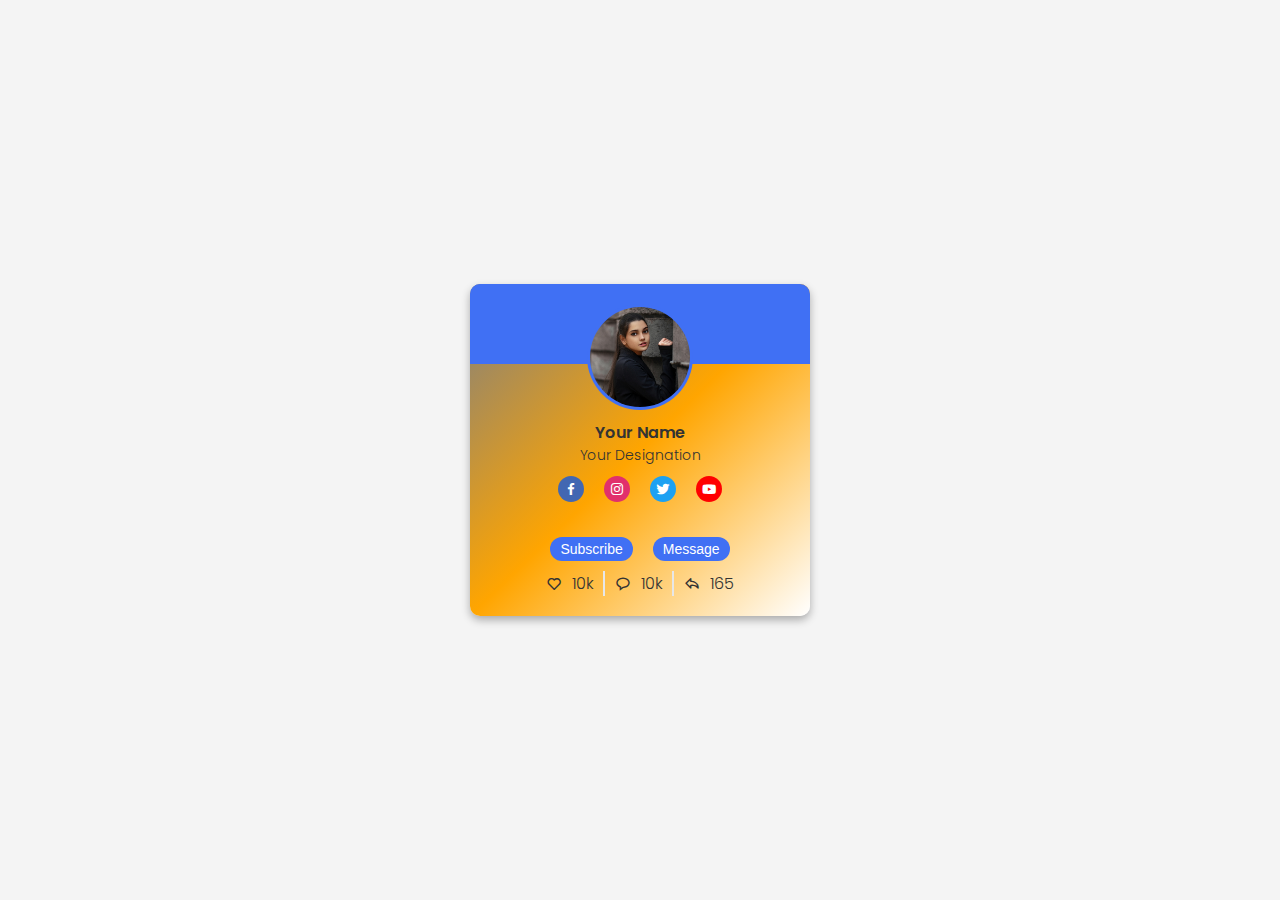
<file: 01_profile_card/index.html>
<!DOCTYPE html>
<html lang="en">
  <head>
    <meta charset="UTF-8" />
    <meta name="viewport" content="width=device-width, initial-scale=1.0" />
    <title>Profile Card</title>
    <link rel="stylesheet" href="styles.css" />
    <link href='https://unpkg.com/boxicons@2.1.4/css/boxicons.min.css' rel='stylesheet'>
  </head>
  <body>
      <div class="profile-card">
        <!-- <div class="bg-card"></div> -->
        <div class="image">
          <img
            class="profile-img"
            src="profile.jpg"
            alt="you image" 
          />
        </div>
         <div class="text-data">
            <span class="info name">Your Name</span>
            <span class="info job">Your Designation</span>
         </div>
         <div class="media-buttons">
           <a href="#" style="background-color: #4267b2;" class="link">
            <i class='bx bxl-facebook'></i>
           </a>
           <a href="#" style="background-color: #e1306c;" class="link">
            <i class='bx bxl-instagram'></i>
           </a>
           <a href="#" style="background-color: #1da1f2;" class="link">
            <i class='bx bxl-twitter'></i>
           </a>
           <a href="#" style="background-color: #ff0000;" class="link">
            <i class='bx bxl-youtube' ></i>
           </a>
         </div>

         <div class="buttons">
            <button class="button">Subscribe</button>
            <button class="button">Message</button>
         </div>

         <div class="analytics">
            <div class="data">
                <i class='bx bx-heart' ></i>
                <span>10k</span>
            </div>
            <div class="data">
                <i class='bx bx-message-rounded'></i>
                <span>10k</span>
            </div>
            <div class="data">
                <i class='bx bx-share' ></i>
                <span>165</span>
            </div>
         </div>
      </div>
  </body>
</html>
</file>
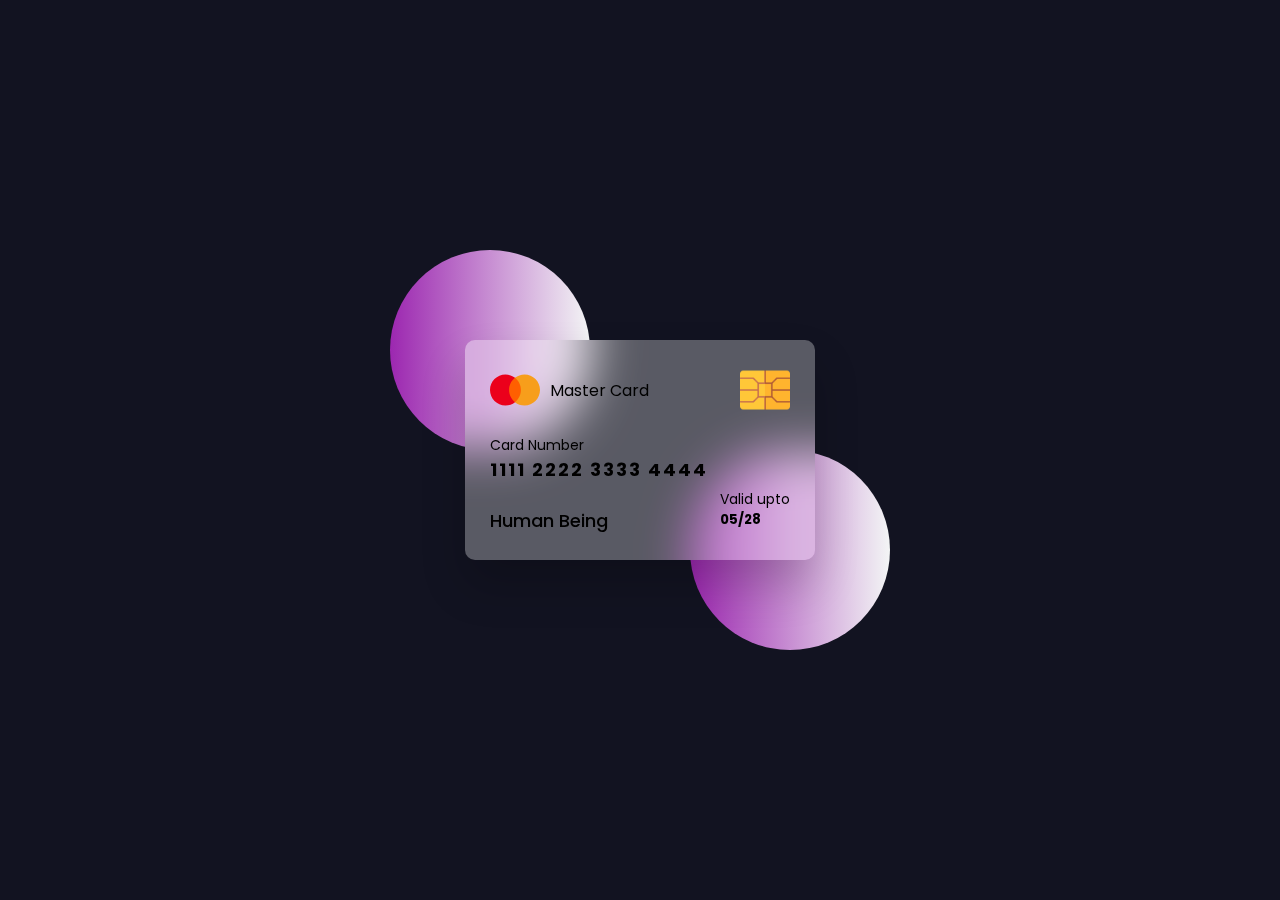
<file: 02_fliping_card/index.html>
<!DOCTYPE html>
<html lang="en">
  <head>
    <meta charset="UTF-8" />
    <meta name="viewport" content="width=device-width, initial-scale=1.0" />
    <link rel="stylesheet" href="style.css" />
    <title>Fliping UI Credit Card</title>
  </head>
  <body>
    <section>
      <div class="container">
        <div class="card front-face">
          <header>
            <span class="logo">
              <img src="./cardCircle.svg" alt="" />
              <h5>Master Card</h5>
            </span>
            <img src="./chip.png" alt="" />
          </header>

          <div class="card-details">
            <div class="name-number">
              <h6>Card Number</h6>
              <h5 class="number">1111 2222 3333 4444</h5>
              <h5 class="name">Human Being</h5>
            </div>
            <div class="valid-date">
              <h6>Valid upto</h6>
              <h5>05/28</h5>
            </div>
          </div>
        </div>
        <div class="card back-face">
          <h6>
            For customer service call +91 876 432 121 or email at
            bank@example.com
          </h6>
          <span class="magnetic-strip"></span>
          <div class="signature"><i>004</i></div>
          <h5>
            Lorem ipsum dolor sit amet consectetur adipisicing elit. Illo ullam
            ipsam eaque cupiditate, aut voluptatem voluptatibus, praesentium
            beatae libero labore, doloribus dolorum! Architecto, facilis rerum.
          </h5>
        </div>
      </div>
    </section>
  </body>
</html>
</file>
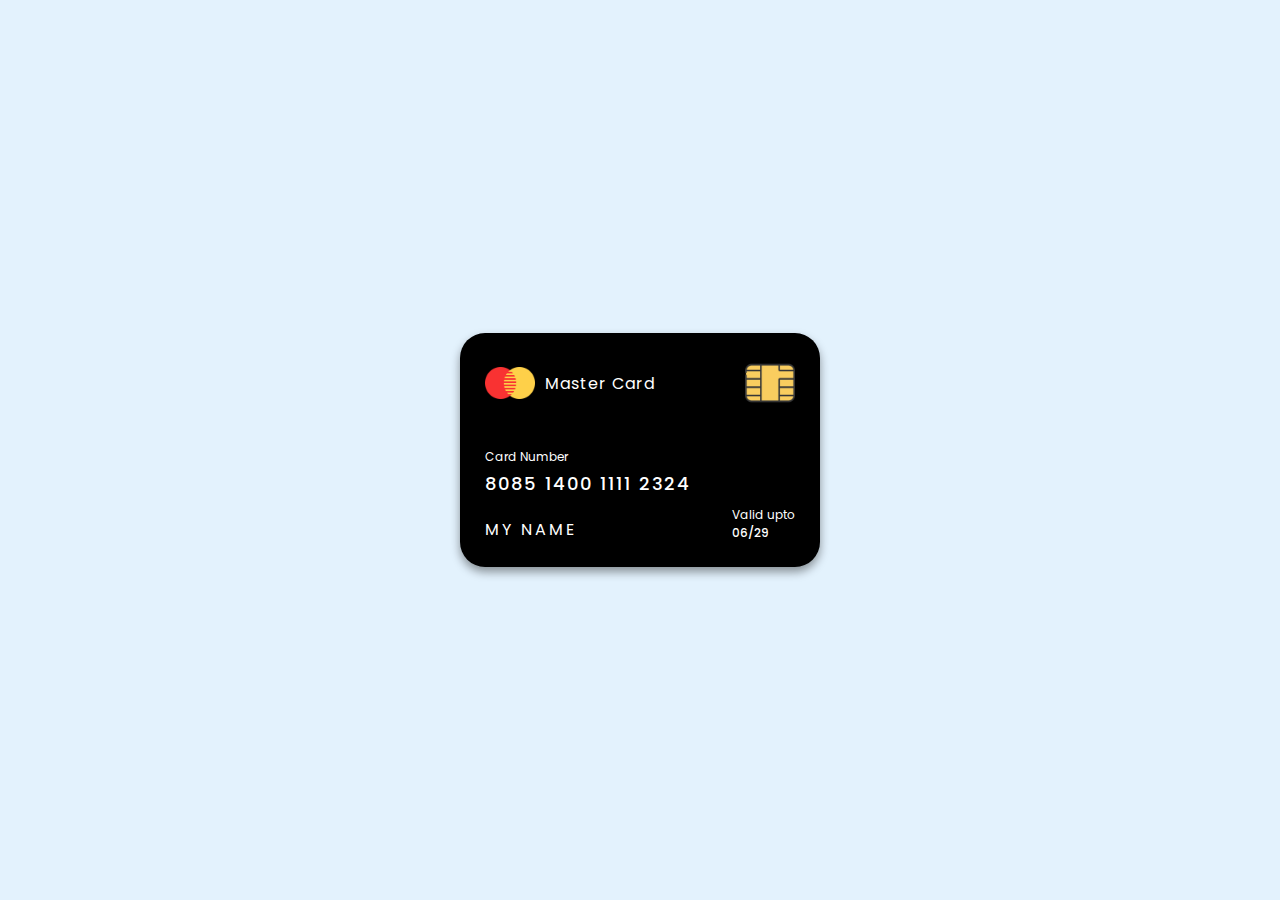
<file: 03_credit_card/index.html>
<!DOCTYPE html>
<html lang="en">
  <head>
    <meta charset="UTF-8" />
    <meta name="viewport" content="width=device-width, initial-scale=1.0" />
    <title>Credit Card UI</title>
    <link rel="stylesheet" href="style.css" />
  </head>

  <body>
    <div class="container">
      <header>
        <span class="logo">
          <img src="card.png" alt="master card logo" />
          <h5>Master Card</h5>
        </span>
        <img src="chip.png" alt="Master card Chip" class="chip" />
      </header>

      <div class="card-details">
        <div class="name-number">
          <h6>Card Number</h6>
          <h5 class="number">8085 1400 1111 2324</h5>
          <h5 class="name">My Name</h5>
        </div>
        <div class="valid-date">
          <h6>Valid upto</h6>
          <h5>06/29</h5>
        </div>
      </div>
    </div>
  </body>
</html>
</file>
<file: 01_profile_card/styles.css>
@import url('https://fonts.googleapis.com/css2?family=Poppins:ital,wght@0,100;0,200;0,300;0,400;0,500;0,600;0,700;0,800;0,900;1,100;1,200;1,300;1,400;1,500;1,600;1,700;1,800;1,900&display=swap');

body {
    font-family: "Poppins", sans-serif;
    font-weight: 300;
    font-style: normal;
    margin: 0;
    padding: 0;
    box-sizing: border-box;
    display: flex;
    justify-content: center;
    align-items: center;
    width: 100%;
    height: 100vh;
    background-color: #f4f4f4;
}

.profile-card {
    max-width: 300px;
    width: 100%;
    background-color: #fff;
    border-radius: 10px;
    box-shadow: 0 4px 8px rgba(0, 0, 0, 0.3);
    display: flex;
    flex-direction: column;
    align-items: center;
    padding: 20px;
    position: relative;
    background: linear-gradient(to bottom right, gray, orange, white);
}

.profile-card::before {
    content: ' ';
    position: absolute;
    background-color: #4070f4;
    height: 24%;
    width: 100%;
    top: 0;
    border-radius: 10px 10px 0 0;
}

.bg-card {
    height: 80px;
    border-radius: 10px 10px 0 0;
    background-color: #4070f4;
}

.image {
    position: relative;
    height: 100px;
    width: 100px;
    text-align: center;
    border-radius: 50%;
    background-color: #4070f4;
    padding: 3px;
    margin-bottom: 10px;
}

.image .profile-img {
    width: 100%;
    height: 100%;
    border-radius: 50%;
    object-fit: cover;
}

.profile-card .text-data {
    display: flex;
    flex-direction: column;
    align-items: center;
    text-align: center;
    color: #333;
}

.text-data .name {
    font-weight: 600;
}

.text-data .job {
    font-size: 14px;
}

.profile-card .media-buttons {
    display: flex;
    align-items: center;
}

.media-buttons .link {
    text-decoration: none;
    display: flex;
    justify-content: center;
    align-items: center;
    background-color: #4070f4;
    margin: 10px;
    padding: 5px;
    border-radius: 50%;
    color: #fff;
}

.profile-card .buttons {
    display: flex;
    align-items: center;
    margin-top: 25px;
}

.buttons .button {
    font-weight: 400;
    font-size: 14px;
    border-radius: 20px;
    margin: 0 10px;
    padding: 4px 10px;
    color: #fff;
    border: none;
    background-color: #4070f4;
    cursor: pointer;
    transition: all 0.3s ease;
}

.buttons .button:hover {
    background-color: #0f44d5;
}

.profile-card .analytics {
    display: flex;
    align-items: center;
    justify-content: space-between;
    margin-top: 10px;
}

.analytics .data {
    display: flex;
    align-items: center;
    padding: 0 10px;
    color: #333;
    border-right: 2px solid #e7e7e7;
}

.data i {
    font-size: 16px;
    margin-right: 10px;
}

.data:last-child {
    border-right: none;
}
</file>
<file: 02_fliping_card/style.css>
@import url('https://fonts.googleapis.com/css2?family=Poppins:ital,wght@0,100;0,200;0,300;0,400;0,500;0,600;0,700;0,800;0,900;1,100;1,200;1,300;1,400;1,500;1,600;1,700;1,800;1,900&display=swap');

* {
    margin: 0;
    padding: 0;
    font-family: "Poppins", sans-serif;
    box-sizing: border-box;
}

section {
    width: 100%;
    min-height: 100vh;
    background-color: #121321;
    position: relative;
    display: flex;
    justify-content: center;
    align-items: center;
    perspective: 1000px;
}

section::before {
    content: ' ';
    position: absolute;
    width: 200px;
    height: 200px;
    border-radius: 50%;
    background: linear-gradient(90deg, #9c27b0, #f3f5f5);
    transform: translate(-150px, -100px);
}

section::after {
    content: ' ';
    position: absolute;
    width: 200px;
    height: 200px;
    border-radius: 50%;
    background: linear-gradient(90deg, #9c27b0, #f3f5f5);
    transform: translate(150px, 100px);
}

.container {
    height: 220px;
    width: 350px;
    position: relative;
    z-index: 1;
    transition: 0.6s;
    transform-style: preserve-3d;
}

.container .card {
    position: absolute;
    height: 100%;
    width: 100%;
    padding: 25px;
    border-radius: 10px;
    backdrop-filter: blur(25px);
    background-color: rgba(255, 255, 255, 0.3);
    box-shadow: 0 25px 45px rgba(0, 0, 0, 0.2);
    backface-visibility: hidden;
}

.container:hover {
    transform: rotateY(180deg);
}

.front-face header,
.front-face .logo {
    display: flex;
    align-items: center;
}

.front-face header {
    justify-content: space-between;
}

.front-face .logo img {
    width: 50px;
    height: 50px;
    margin-right: 10px;
}

.front-face .logo h5 {
    font-size: medium;
    font-weight: 400;
}

.front-face img {
    width: 50px;
    height: 50px;
}

.front-face .card-details {
    display: flex;
    align-items: center;
    justify-content: space-between;
    margin-top: 20px;
}

.front-face .valid-date {
    margin-top: 50px;
}

h6 {
    font-size: 14px;
    font-weight: 400;
}

h5.number {
    font-size: 18px;
    letter-spacing: 2px;
}

h5.name {
    margin-top: 24px;
    font-size: 18px;
    font-weight: 500;
}

.card.back-face {
    border: none;
    padding: 15px 25px 25px 25px;
    transform: rotateY(180deg);
}

.card.back-face h6 {
    font-size: 8px;
}

.card.back-face .magnetic-strip {
    position: absolute;
    left: 0;
    top: 40px;
    width: 100%;
    height: 45px;
    background: #000;
}

.card.back-face .signature {
    margin-top: 70px;
    display: flex;
    justify-content: flex-end;
    align-items: center;
    height: 40px;
    width: 85%;
    border-radius: 6px;
    background: repeating-linear-gradient(#fff, #fff 3px, #efefef 0px, #efefef 9px);
}

.signature i {
    color: #000;
    font-size: 12px;
    margin-right: -30px;
    background: #fff;
    padding: 4px 6px;
    z-index: -1;
}

.card.back-face h5 {
    font-size: 10px;
    font-weight: 500;
    margin-top: 15px;
}
</file>
<file: 03_credit_card/style.css>
@import url('https://fonts.googleapis.com/css2?family=Poppins:ital,wght@0,100;0,200;0,300;0,400;0,500;0,600;0,700;0,800;0,900;1,100;1,200;1,300;1,400;1,500;1,600;1,700;1,800;1,900&display=swap');

* {
    margin: 0;
    padding: 0;
    box-sizing: border-box;
    font-family: "Poppins", sans-serif;
}

body {
    min-height: 100vh;
    display: flex;
    justify-content: center;
    align-items: center;
    color: #fff;
    background-color: #e3f2fd;
}

.container {
    position: relative;
    max-width: 360px;
    width: 100%;
    background-color: #000;
    border-radius: 25px;
    padding: 25px;
    box-shadow: 0 5px 10px rgba(0, 0, 0, 0.4);
}

header,
.logo {
    display: flex;
    align-items: center;
    justify-content: space-between;
}

.logo img {
    width: 50px;
    margin-right: 10px;
}

.logo h5 {
    font-size: 16px;
    font-weight: 400;
    letter-spacing: 1px;
}

header .chip {
    width: 50px;
}

h6 {
    font-size: 12px;
    font-weight: 400;
}

h5 {
    font-size: 12px;
    font-weight: 500;
}

h5.number {
    margin-top: 4px;
    font-size: 18px;
    font-weight: 500;
    letter-spacing: 2px;
}

h5.name {
    margin-top: 20px;
    font-size: 16px;
    font-weight: 400;
    letter-spacing: 3px;
    text-transform: uppercase;
}

.container .card-details {
    margin-top: 40px;
    display: flex;
    justify-content: space-between;
    align-items: flex-end;
}
</file>
